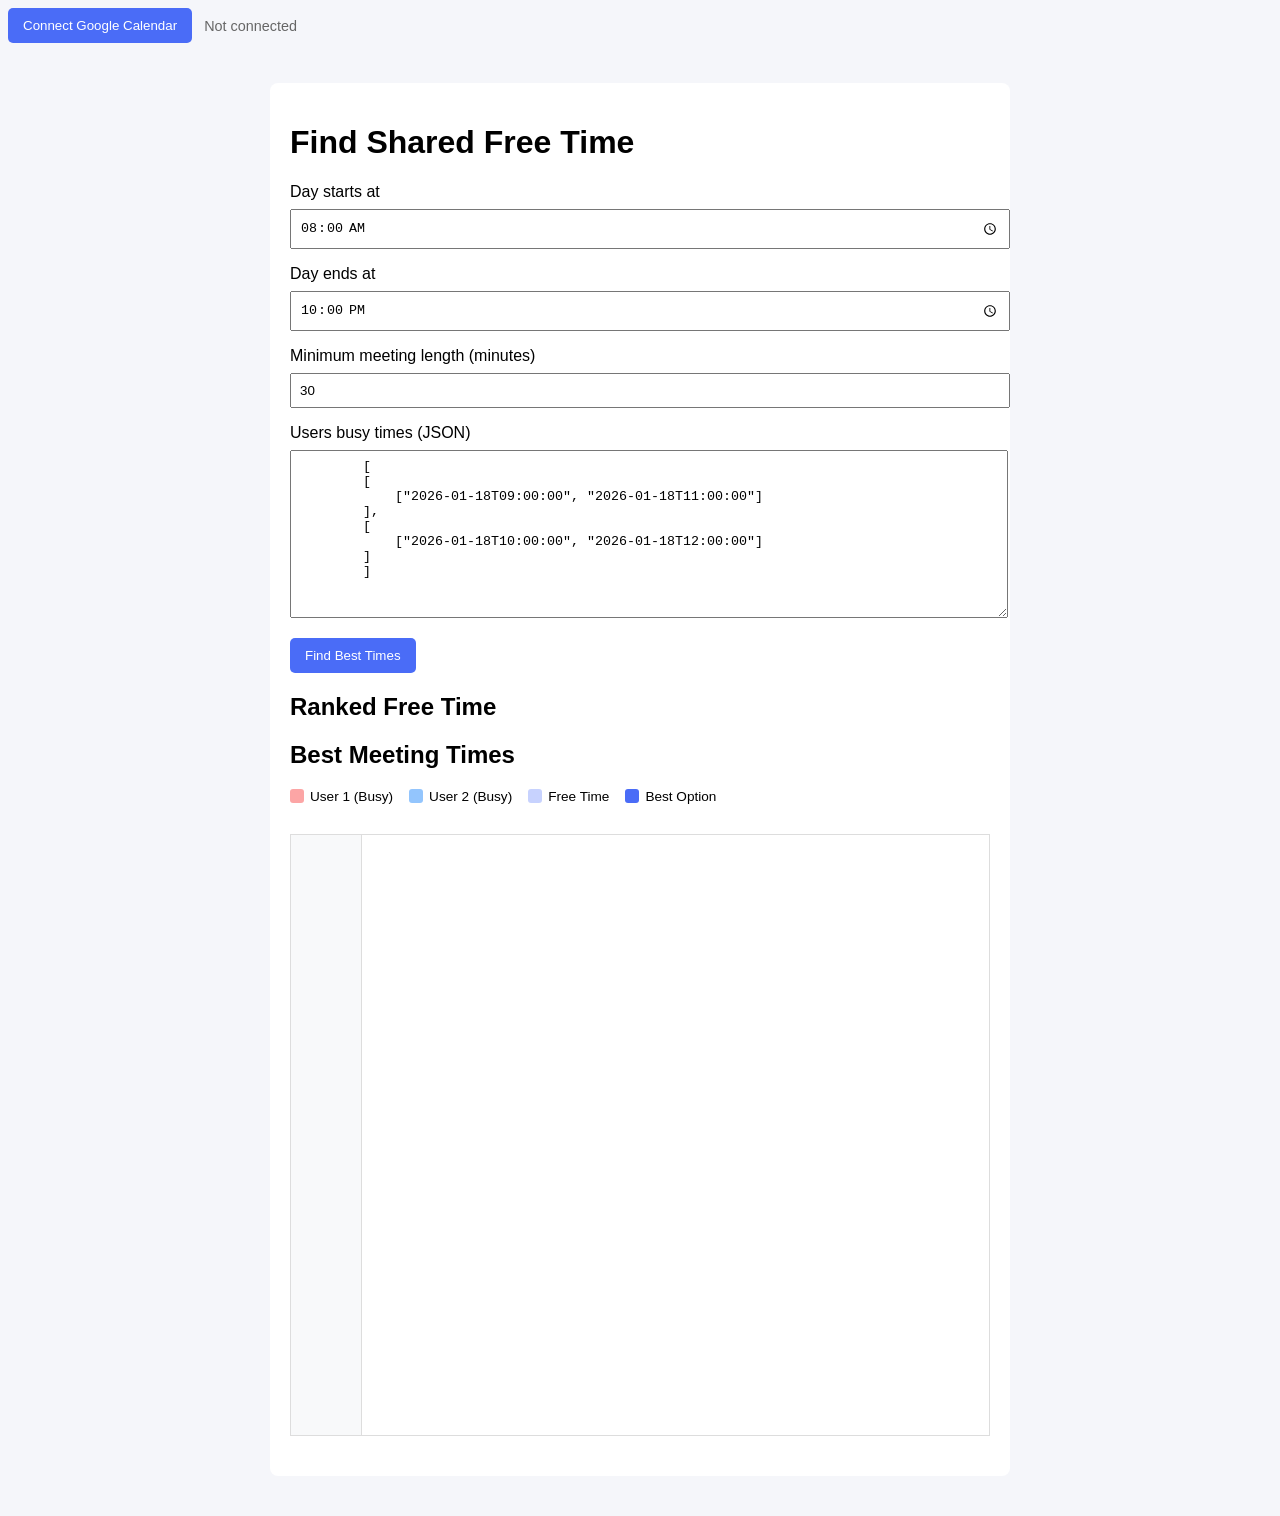
<file: frontend_v1/index.html>
<!DOCTYPE html>
<html lang="en">
<head>
  <meta charset="UTF-8" />
  <title>Calendar Availability Finder</title>
  <link rel="stylesheet" href="style.css" />
</head>
<body>
    <div class="google-connect">
        <button id="googleBtn" onclick="connectGoogle()">
            Connect Google Calendar
        </button>

        <button id="googleDisconnectBtn" onclick="disconnectGoogle()" style="display:none;">
            Disconnect
        </button>

        <span id="googleStatus">Not connected</span>
    </div>


  <div class="container">
    <h1>Find Shared Free Time</h1>
    <label>Day starts at</label>

    <input type="time" id="dayStart" value="08:00" />

    <label>Day ends at</label>
    <input type="time" id="dayEnd" value="22:00" />

    <label>Minimum meeting length (minutes)</label>
    <input type="number" id="minMinutes" value="30" />

    <label>Users busy times (JSON)</label>
    <textarea id="busyInput" rows="10">
        [
        [
            ["2026-01-18T09:00:00", "2026-01-18T11:00:00"]
        ],
        [
            ["2026-01-18T10:00:00", "2026-01-18T12:00:00"]
        ]
        ]
    </textarea>

    <button onclick="findAvailability()">Find Best Times</button>

    <h2>Ranked Free Time</h2>
    <h2>Best Meeting Times</h2>
    <div class="legend">
    <div class="legend-item">
        <span class="legend-color user1"></span>
        <span>User 1 (Busy)</span>
    </div>
    <div class="legend-item">
        <span class="legend-color user2"></span>
        <span>User 2 (Busy)</span>
    </div>
    <div class="legend-item">
        <span class="legend-color free"></span>
        <span>Free Time</span>
    </div>
    <div class="legend-item">
        <span class="legend-color best"></span>
        <span>Best Option</span>
    </div>
    </div>
    <div class="calendar">
    <div class="hours">
        <!-- hours injected by JS -->
    </div>
    <div class="grid" id="calendarGrid">
        <!-- slots injected by JS -->
    </div>
    </div>

    <div id="results" class="results"></div>

  </div>

  <script src="script.js"></script>
</body>
</html>
</file>
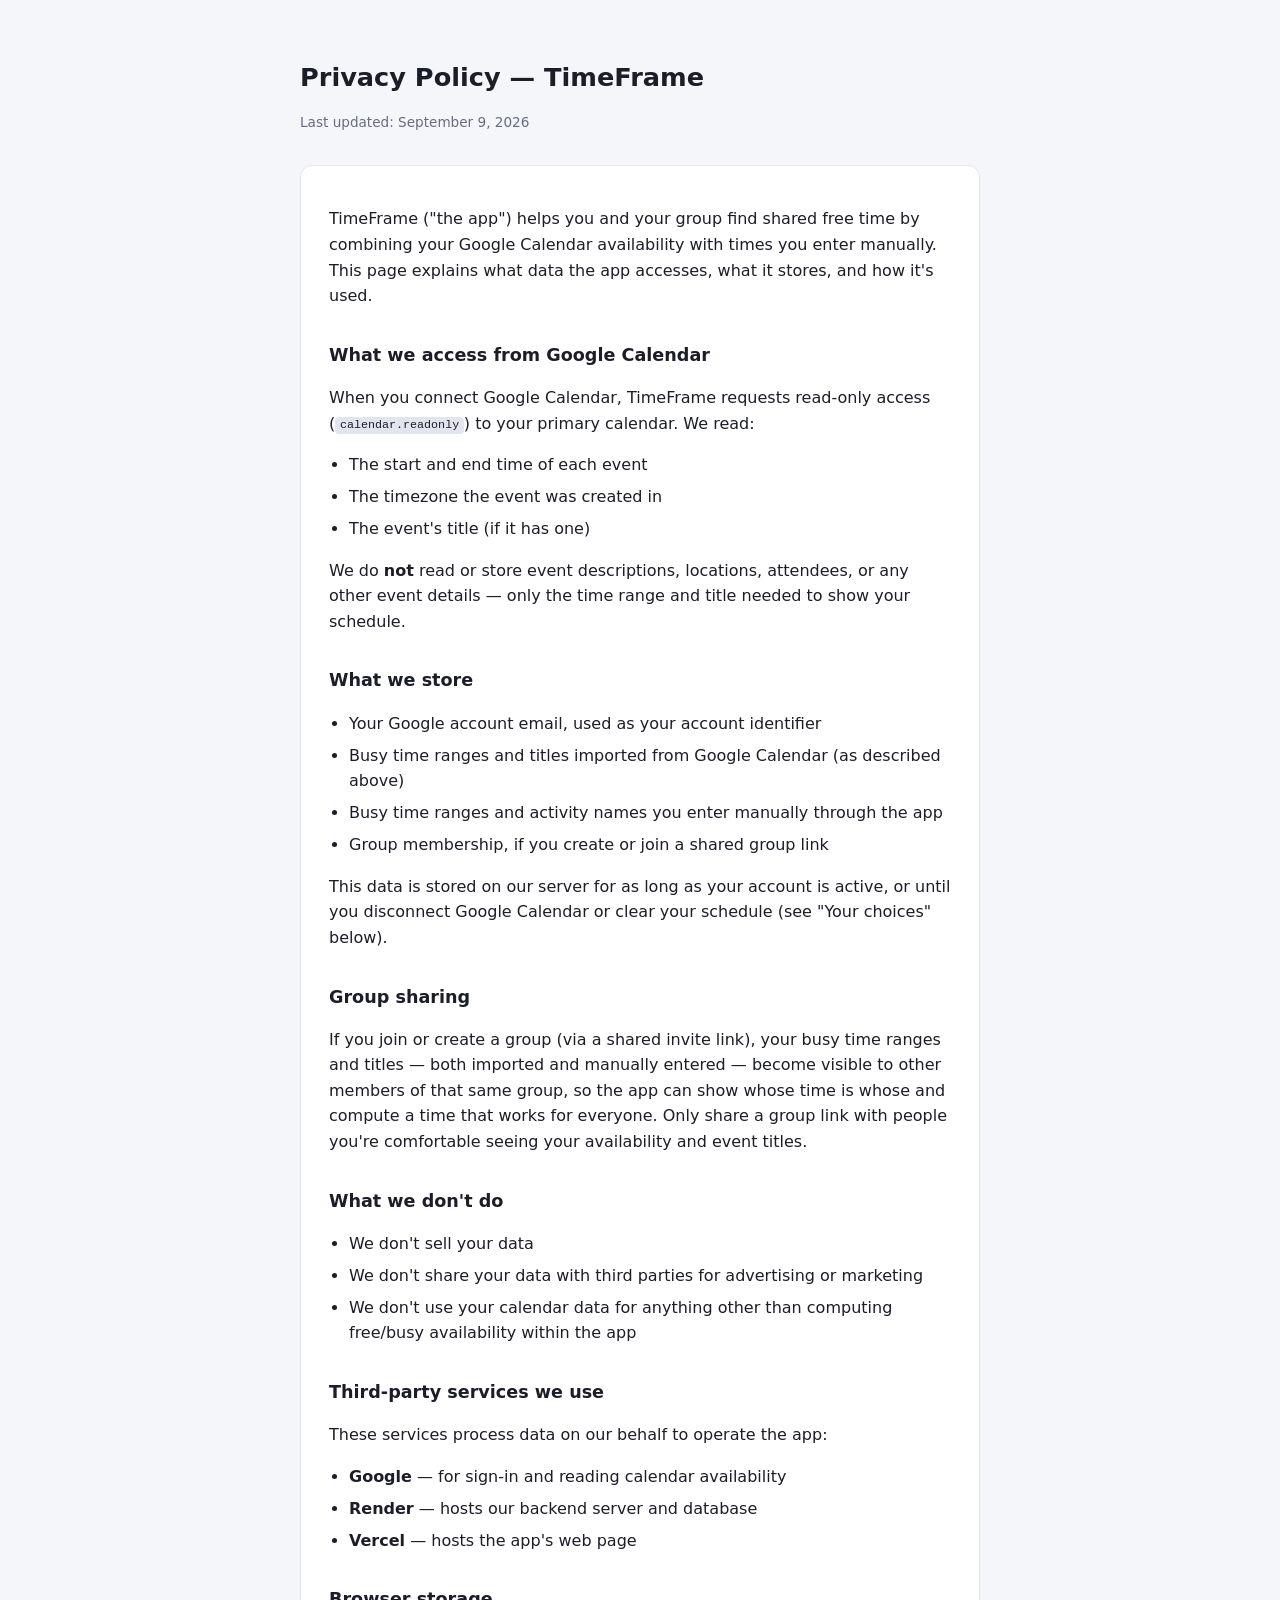
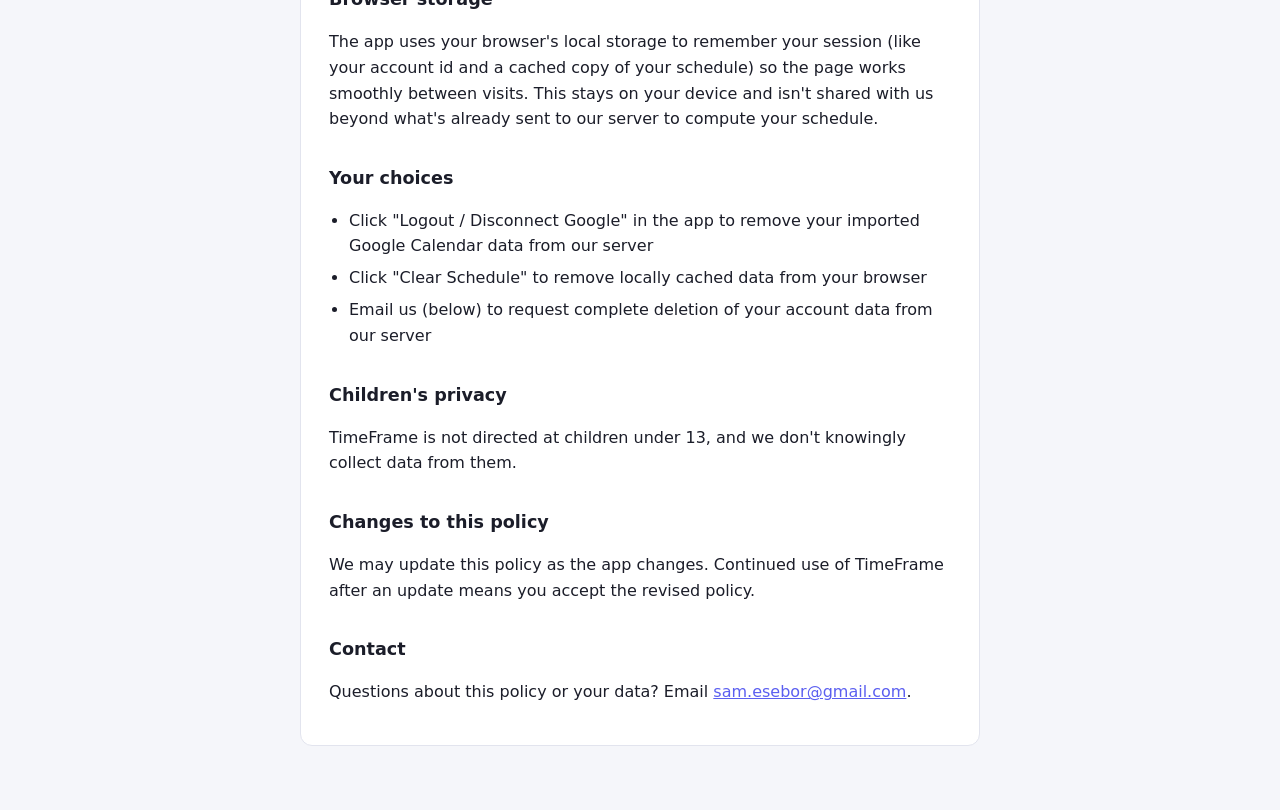
<file: frontend/public/privacy.html>
<!doctype html>
<html lang="en">
<head>
<meta charset="UTF-8" />
<meta name="viewport" content="width=device-width, initial-scale=1.0" />
<title>Privacy Policy — TimeFrame</title>
<link rel="icon" type="image/svg+xml" href="/vite.svg" />
<style>
  :root {
    --bg: #f5f6fa;
    --surface: #ffffff;
    --border: #e2e4ee;
    --text: #1b1d29;
    --text-muted: #676b83;
    --accent: #5b5ff0;
    color-scheme: light dark;
  }
  @media (prefers-color-scheme: dark) {
    :root {
      --bg: #14151f;
      --surface: #1c1e2b;
      --border: #2e3145;
      --text: #edeef7;
      --text-muted: #9698b3;
      --accent: #8285ff;
    }
  }
  * { box-sizing: border-box; }
  body {
    margin: 0;
    background: var(--bg);
    color: var(--text);
    font-family: system-ui, -apple-system, "Segoe UI", Avenir, Helvetica, Arial, sans-serif;
    line-height: 1.6;
  }
  .wrap {
    max-width: 720px;
    margin: 0 auto;
    padding: 2.5rem 1.25rem 4rem;
  }
  a { color: var(--accent); }
  h1 { font-size: 1.6rem; margin-bottom: 0.25rem; }
  h2 { font-size: 1.1rem; margin-top: 2rem; }
  .updated { color: var(--text-muted); font-size: 0.85rem; margin-bottom: 2rem; }
  .card {
    background: var(--surface);
    border: 1px solid var(--border);
    border-radius: 12px;
    padding: 1.5rem 1.75rem;
  }
  ul { padding-left: 1.25rem; }
  li { margin-bottom: 0.4rem; }
  code {
    background: var(--border);
    padding: 0.1em 0.4em;
    border-radius: 4px;
    font-size: 0.9em;
  }
</style>
</head>
<body>
<div class="wrap">
  <h1>Privacy Policy — TimeFrame</h1>
  <p class="updated">Last updated: September 9, 2026</p>

  <div class="card">
    <p>
      TimeFrame ("the app") helps you and your group find shared free time by
      combining your Google Calendar availability with times you enter
      manually. This page explains what data the app accesses, what it
      stores, and how it's used.
    </p>

    <h2>What we access from Google Calendar</h2>
    <p>
      When you connect Google Calendar, TimeFrame requests read-only access
      (<code>calendar.readonly</code>) to your primary calendar. We read:
    </p>
    <ul>
      <li>The start and end time of each event</li>
      <li>The timezone the event was created in</li>
      <li>The event's title (if it has one)</li>
    </ul>
    <p>
      We do <strong>not</strong> read or store event descriptions,
      locations, attendees, or any other event details — only the time
      range and title needed to show your schedule.
    </p>

    <h2>What we store</h2>
    <ul>
      <li>Your Google account email, used as your account identifier</li>
      <li>Busy time ranges and titles imported from Google Calendar (as described above)</li>
      <li>Busy time ranges and activity names you enter manually through the app</li>
      <li>Group membership, if you create or join a shared group link</li>
    </ul>
    <p>
      This data is stored on our server for as long as your account is
      active, or until you disconnect Google Calendar or clear your
      schedule (see "Your choices" below).
    </p>

    <h2>Group sharing</h2>
    <p>
      If you join or create a group (via a shared invite link), your busy
      time ranges and titles — both imported and manually entered — become
      visible to other members of that same group, so the app can show
      whose time is whose and compute a time that works for everyone. Only
      share a group link with people you're comfortable seeing your
      availability and event titles.
    </p>

    <h2>What we don't do</h2>
    <ul>
      <li>We don't sell your data</li>
      <li>We don't share your data with third parties for advertising or marketing</li>
      <li>We don't use your calendar data for anything other than computing free/busy availability within the app</li>
    </ul>

    <h2>Third-party services we use</h2>
    <p>These services process data on our behalf to operate the app:</p>
    <ul>
      <li><strong>Google</strong> — for sign-in and reading calendar availability</li>
      <li><strong>Render</strong> — hosts our backend server and database</li>
      <li><strong>Vercel</strong> — hosts the app's web page</li>
    </ul>

    <h2>Browser storage</h2>
    <p>
      The app uses your browser's local storage to remember your session
      (like your account id and a cached copy of your schedule) so the
      page works smoothly between visits. This stays on your device and
      isn't shared with us beyond what's already sent to our server to
      compute your schedule.
    </p>

    <h2>Your choices</h2>
    <ul>
      <li>Click "Logout / Disconnect Google" in the app to remove your imported Google Calendar data from our server</li>
      <li>Click "Clear Schedule" to remove locally cached data from your browser</li>
      <li>Email us (below) to request complete deletion of your account data from our server</li>
    </ul>

    <h2>Children's privacy</h2>
    <p>TimeFrame is not directed at children under 13, and we don't knowingly collect data from them.</p>

    <h2>Changes to this policy</h2>
    <p>
      We may update this policy as the app changes. Continued use of
      TimeFrame after an update means you accept the revised policy.
    </p>

    <h2>Contact</h2>
    <p>Questions about this policy or your data? Email <a href="mailto:sam.esebor@gmail.com">sam.esebor@gmail.com</a>.</p>
  </div>
</div>
</body>
</html>
</file>
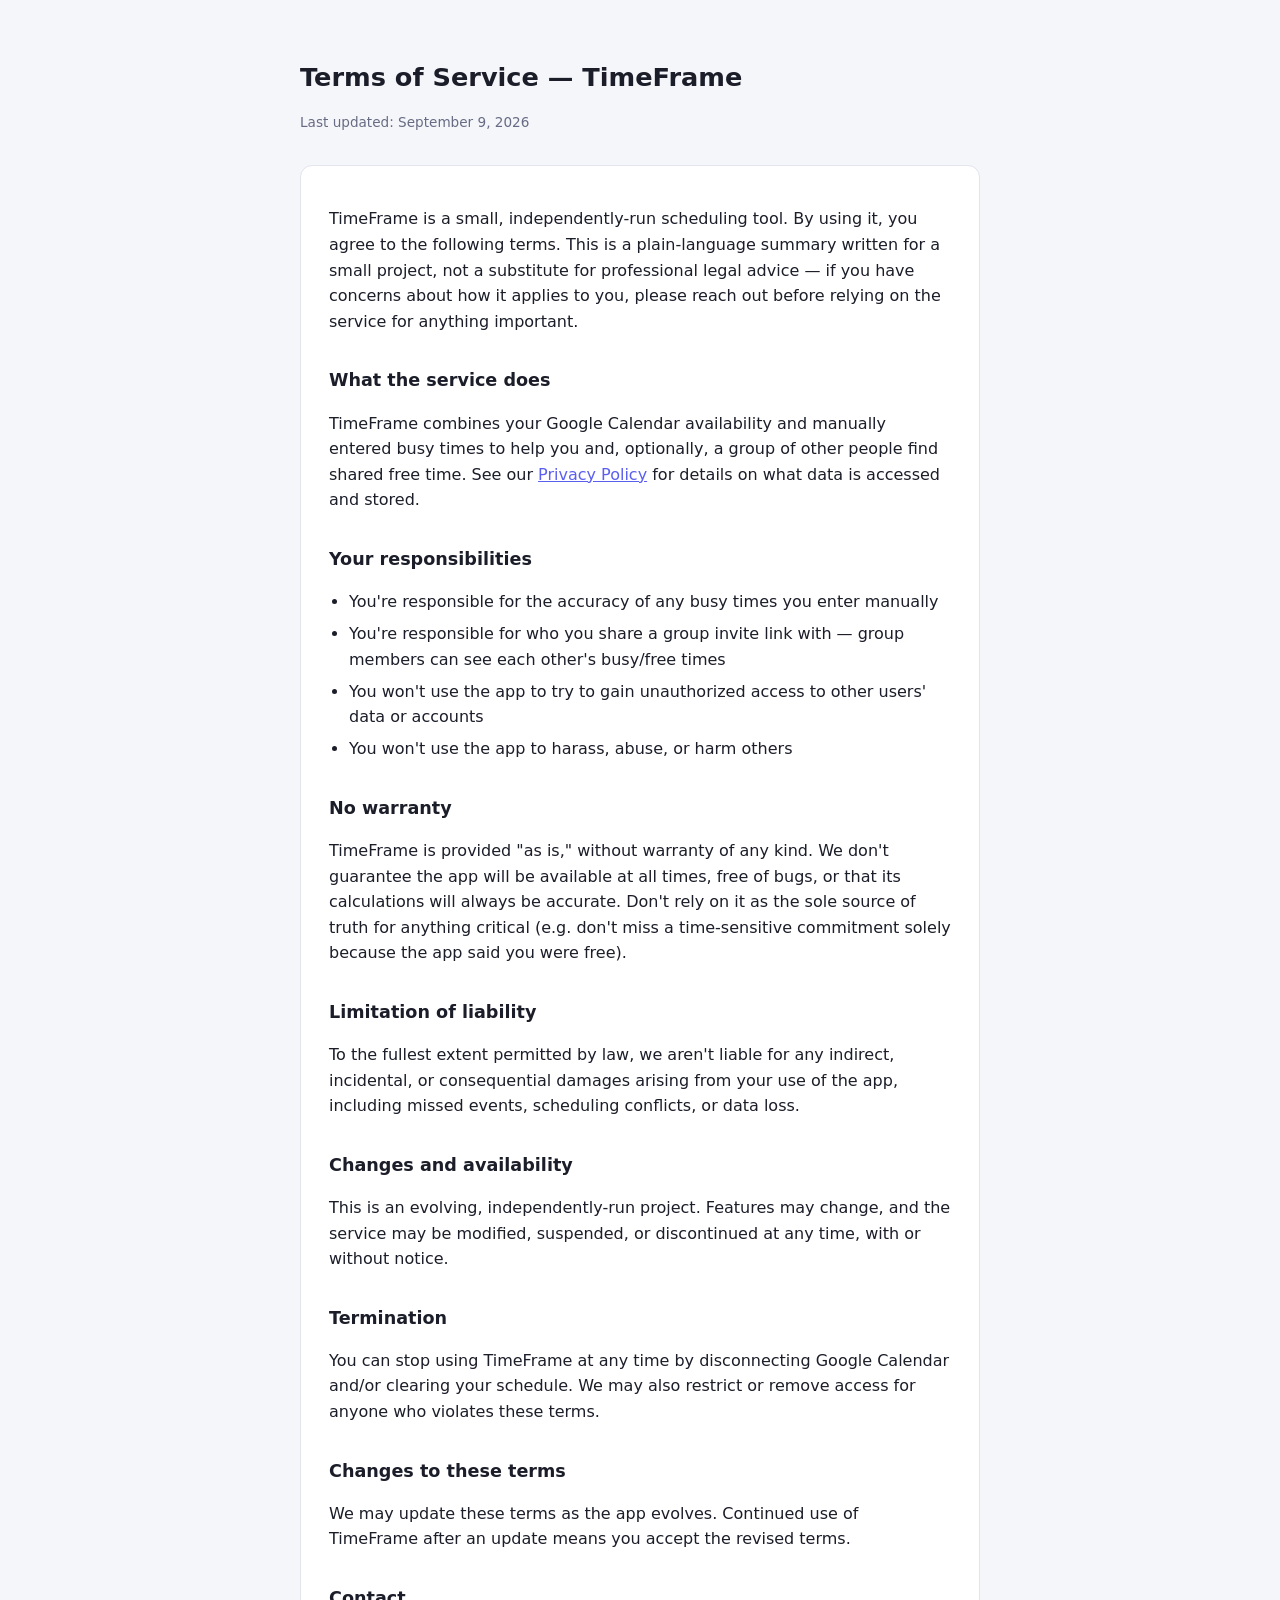
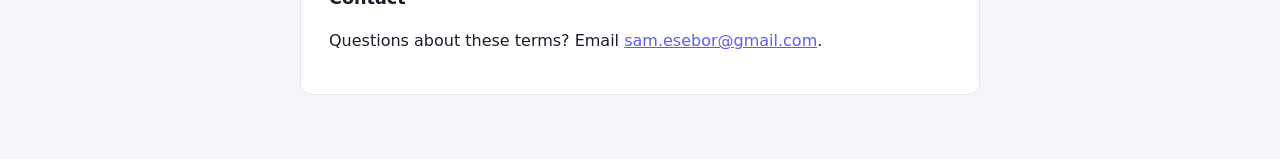
<file: frontend/public/terms.html>
<!doctype html>
<html lang="en">
<head>
<meta charset="UTF-8" />
<meta name="viewport" content="width=device-width, initial-scale=1.0" />
<title>Terms of Service — TimeFrame</title>
<link rel="icon" type="image/svg+xml" href="/vite.svg" />
<style>
  :root {
    --bg: #f5f6fa;
    --surface: #ffffff;
    --border: #e2e4ee;
    --text: #1b1d29;
    --text-muted: #676b83;
    --accent: #5b5ff0;
    color-scheme: light dark;
  }
  @media (prefers-color-scheme: dark) {
    :root {
      --bg: #14151f;
      --surface: #1c1e2b;
      --border: #2e3145;
      --text: #edeef7;
      --text-muted: #9698b3;
      --accent: #8285ff;
    }
  }
  * { box-sizing: border-box; }
  body {
    margin: 0;
    background: var(--bg);
    color: var(--text);
    font-family: system-ui, -apple-system, "Segoe UI", Avenir, Helvetica, Arial, sans-serif;
    line-height: 1.6;
  }
  .wrap {
    max-width: 720px;
    margin: 0 auto;
    padding: 2.5rem 1.25rem 4rem;
  }
  a { color: var(--accent); }
  h1 { font-size: 1.6rem; margin-bottom: 0.25rem; }
  h2 { font-size: 1.1rem; margin-top: 2rem; }
  .updated { color: var(--text-muted); font-size: 0.85rem; margin-bottom: 2rem; }
  .card {
    background: var(--surface);
    border: 1px solid var(--border);
    border-radius: 12px;
    padding: 1.5rem 1.75rem;
  }
  ul { padding-left: 1.25rem; }
  li { margin-bottom: 0.4rem; }
</style>
</head>
<body>
<div class="wrap">
  <h1>Terms of Service — TimeFrame</h1>
  <p class="updated">Last updated: September 9, 2026</p>

  <div class="card">
    <p>
      TimeFrame is a small, independently-run scheduling tool. By using it,
      you agree to the following terms. This is a plain-language summary
      written for a small project, not a substitute for professional
      legal advice — if you have concerns about how it applies to you,
      please reach out before relying on the service for anything
      important.
    </p>

    <h2>What the service does</h2>
    <p>
      TimeFrame combines your Google Calendar availability and manually
      entered busy times to help you and, optionally, a group of other
      people find shared free time. See our
      <a href="/privacy.html">Privacy Policy</a> for details on what data
      is accessed and stored.
    </p>

    <h2>Your responsibilities</h2>
    <ul>
      <li>You're responsible for the accuracy of any busy times you enter manually</li>
      <li>You're responsible for who you share a group invite link with — group members can see each other's busy/free times</li>
      <li>You won't use the app to try to gain unauthorized access to other users' data or accounts</li>
      <li>You won't use the app to harass, abuse, or harm others</li>
    </ul>

    <h2>No warranty</h2>
    <p>
      TimeFrame is provided "as is," without warranty of any kind. We don't
      guarantee the app will be available at all times, free of bugs, or
      that its calculations will always be accurate. Don't rely on it as
      the sole source of truth for anything critical (e.g. don't miss a
      time-sensitive commitment solely because the app said you were
      free).
    </p>

    <h2>Limitation of liability</h2>
    <p>
      To the fullest extent permitted by law, we aren't liable for any
      indirect, incidental, or consequential damages arising from your
      use of the app, including missed events, scheduling conflicts, or
      data loss.
    </p>

    <h2>Changes and availability</h2>
    <p>
      This is an evolving, independently-run project. Features may
      change, and the service may be modified, suspended, or
      discontinued at any time, with or without notice.
    </p>

    <h2>Termination</h2>
    <p>
      You can stop using TimeFrame at any time by disconnecting Google
      Calendar and/or clearing your schedule. We may also restrict or
      remove access for anyone who violates these terms.
    </p>

    <h2>Changes to these terms</h2>
    <p>
      We may update these terms as the app evolves. Continued use of
      TimeFrame after an update means you accept the revised terms.
    </p>

    <h2>Contact</h2>
    <p>Questions about these terms? Email <a href="mailto:sam.esebor@gmail.com">sam.esebor@gmail.com</a>.</p>
  </div>
</div>
</body>
</html>
</file>
<file: frontend_v1/style.css>
body {
  font-family: Arial, sans-serif;
  background: #f5f6fa;
}

.container {
  max-width: 700px;
  margin: 40px auto;
  background: white;
  padding: 20px;
  border-radius: 8px;
}

textarea, input {
  width: 100%;
  margin: 8px 0 16px 0;
  padding: 8px;
}

button {
  padding: 10px 15px;
  background: #4a6cf7;
  color: white;
  border: none;
  border-radius: 5px;
  cursor: pointer;
}

button:hover {
  background: #3b5bdb;
}

li {
  background: #eef1ff;
  margin: 8px 0;
  padding: 10px;
  border-radius: 5px;
}

.results {
  margin-top: 20px;
}

.slot {
  background: #f1f4ff;
  border-radius: 8px;
  padding: 15px;
  margin-bottom: 12px;
  display: flex;
  justify-content: space-between;
  align-items: center;
}

.slot.best {
  border: 2px solid #4a6cf7;
  background: #e8ecff;
}

.slot-info {
  display: flex;
  flex-direction: column;
}

.slot-time {
  font-weight: bold;
  margin-bottom: 5px;
}

.slot-meta {
  font-size: 0.9em;
  color: #555;
}

.copy-btn {
  background: #4a6cf7;
  border: none;
  color: white;
  padding: 8px 12px;
  border-radius: 5px;
  cursor: pointer;
}

.copy-btn:hover {
  background: #3b5bdb;
}
.copy-btn.copied {
  background: #28a745;
}

.calendar {
  display: flex;
  margin-top: 30px;
  border: 1px solid #ddd;
  height: 600px;        /* visible window */
  overflow-y: scroll;    /* makes it scrollable */
}

.hours {
  width: 70px;
  background: #f8f9fa;
  border-right: 1px solid #ddd;
}

.hour {
  height: 60px;          /* 1 hour = 60px */
  line-height: 60px;     /* centers text vertically */
  font-size: 0.8em;
  padding-left: 6px;
  border-bottom: 1px solid #eee;
  box-sizing: border-box;
}


.grid {
  position: relative;
  flex: 1;
  background: white;
}

.slot-block {
  position: absolute;
  left: 10px;
  right: 10px;
  background: #c7d2fe;
  border-radius: 6px;
  padding: 6px;
  font-size: 0.85em;
}


.slot-block.best {
  background: #4a6cf7;
  color: white;
}

.slot-block small {
  display: block;
  font-size: 0.75em;
  opacity: 0.9;
}

.busy-block {
  position: absolute;
  left: 10px;
  border-radius: 6px;
  padding: 6px;
  font-size: 0.75em;
  opacity: 0.8;
  z-index: 1;
  pointer-events: none;
}



.free-block {
  position: absolute;
  left: 14px;
  right: 14px;
  background: #c7d2fe; /* light blue */
  border-radius: 6px;
  padding: 6px;
  font-size: 0.85em;
}

.free-block.best {
  background: #4a6cf7;
  color: white;
}

.busy-block,
.free-block {
  position: absolute;
  box-sizing: border-box;   /* 👈 CRITICAL */
  border-radius: 6px;
}


.busy-block strong {
  display: block;
  margin-top: 10px;   /* 👈 moves label down */
}

.busy-block small {
  display: block;
  margin-top: 4px;
}
.free-block small {
  display: block;
  font-size: 0.75em;
  opacity: 0.9;
}

.block-content {
  padding: 8px;      /* text spacing */
  pointer-events: none;
}

.block-content strong {
  display: block;
  font-size: 0.8em;
}

.block-content small {
  display: block;
  margin-top: 4px;
  font-size: 0.7em;
}

.legend {
  display: flex;
  gap: 16px;
  margin-top: 20px;
  margin-bottom: 10px;
  font-size: 0.85em;
  align-items: center;
  flex-wrap: wrap;
}

.legend-item {
  display: flex;
  align-items: center;
  gap: 6px;
}

.legend-color {
  width: 14px;
  height: 14px;
  border-radius: 3px;
  display: inline-block;
}

/* Match your actual colors */
.legend-color.user1 {
  background: #fca5a5;
}

.legend-color.user2 {
  background: #93c5fd;
}

.legend-color.free {
  background: #c7d2fe;
}

.legend-color.best {
  background: #4a6cf7;
}

.google-connect {
  display: flex;
  align-items: center;
  gap: 12px;
  margin-bottom: 10px;
}

#googleStatus {
  font-size: 0.9em;
  color: #666;
}
</file>
